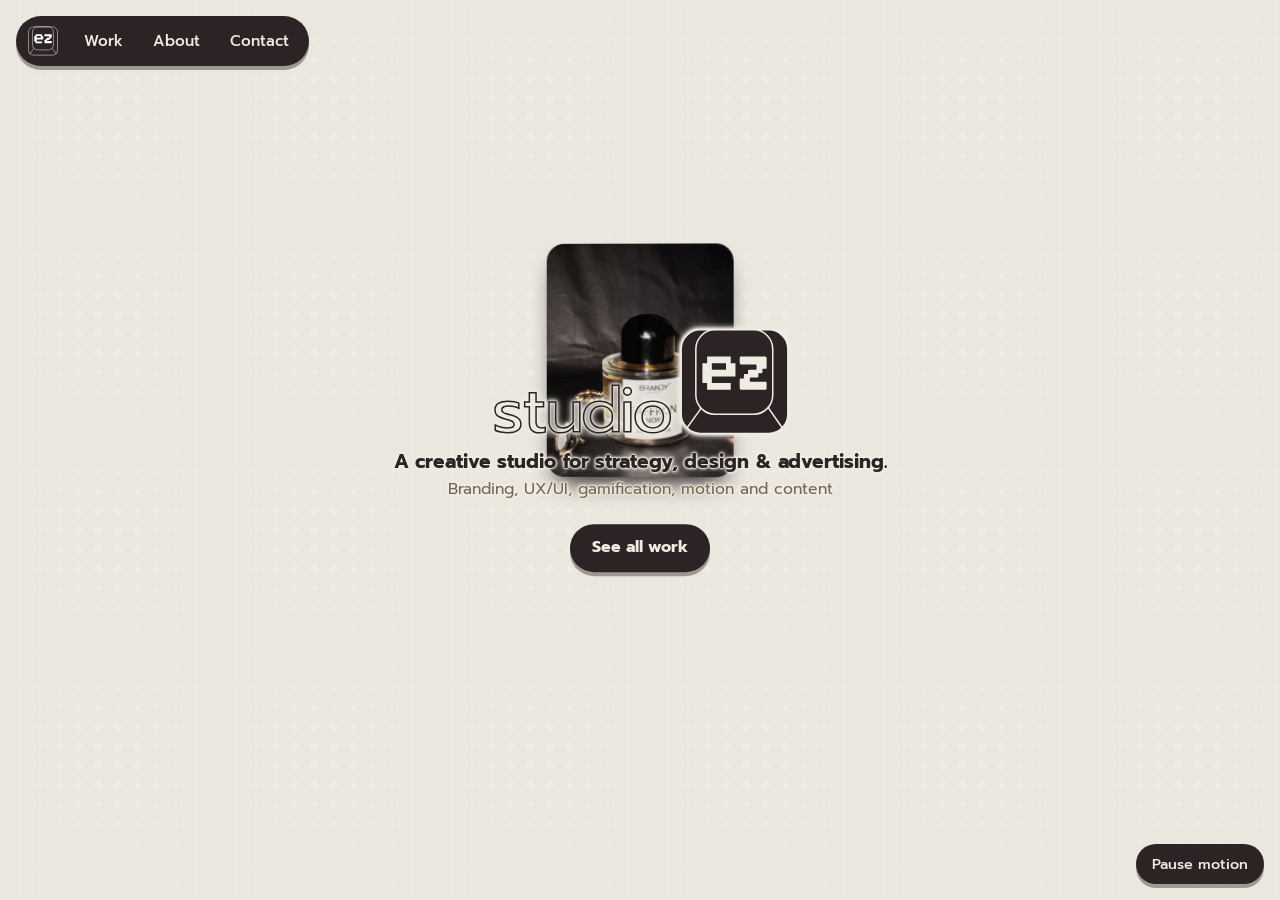
<file: public/index.html>
<!doctype html>
<html lang="en">
<head>
<meta charset="utf-8">
<meta name="viewport" content="width=device-width, initial-scale=1">
<title>studio ez | A creative studio for strategy, design &amp; advertising</title>
<meta name="description" content="studio ez is a Dhaka-based creative studio for strategy, design and advertising: brand identity, UX/UI, gamification, motion and video, and content production.">
<meta name="theme-color" content="#2C2324">
<meta property="og:type" content="website">
<meta property="og:title" content="studio ez | A creative studio for strategy, design &amp; advertising">
<meta property="og:description" content="Branding, UX/UI, gamification, motion and content.">
<meta property="og:image" content="https://studioez.org/images/og.jpg">
<meta name="twitter:card" content="summary_large_image">
<link rel="icon" type="image/svg+xml" href="favicon.svg">
<link rel="icon" type="image/png" href="favicon.png">
<link rel="apple-touch-icon" href="apple-touch-icon.png">
<link rel="preload" href="fonts/prompt-500.woff" as="font" type="font/woff" crossorigin>
<link rel="stylesheet" href="style.css">
<script>
/* Show the start page once per visit. Skipped when the visitor prefers reduced motion. */
try {
  if (!sessionStorage.getItem("ez-intro") && !matchMedia("(prefers-reduced-motion: reduce)").matches) {
    document.documentElement.classList.add("intro");
  }
} catch (e) {}
</script>
</head>
<body class="home">

<!-- START PAGE: only the logo. It pops up, the key presses itself down, the site opens from the key -->
<div class="intro-screen" id="intro" aria-hidden="true">
  <div class="intro-wrap">
    <img src="images/logo-word-white.svg" alt="">
    <div class="key-layer" id="key-layer"><img src="images/logo-key-white.svg" alt=""></div>
  </div>
</div>
<div class="intro-ring" id="intro-ring" aria-hidden="true"></div>

<div class="site" id="site">
  <a class="skip" href="#stage">Skip to content</a>

  <header class="nav">
    <nav aria-label="Main">
      <a class="home" href="index.html" aria-label="studio ez, home" aria-current="page"><img src="images/key-white.svg" alt="" width="30" height="30"></a>
      <a href="work.html">Work</a>
      <a href="about.html">About</a>
      <a href="contact.html">Contact</a>
    </nav>
  </header>

  <main class="stage" id="stage">
    <ul class="orbit" id="orbit" aria-label="Selected projects"></ul>
    <div class="centre">
      <h1 class="mark" aria-label="studio ez">
        <img class="mark-word" src="images/logo-word-ink.svg" alt="" width="593" height="212">
        <img class="mark-key" src="images/logo-key-reversed.svg" alt="" width="593" height="212">
      </h1>
      <p class="tagline">A creative studio for strategy, design &amp; advertising.</p>
      <p class="services-line">Branding, UX/UI, gamification, motion and content</p>
      <a class="btn btn-dark" href="work.html">See all work</a>
    </div>
  </main>

  <button class="pause" id="pause" type="button" aria-pressed="false">Pause motion</button>

  <noscript>
    <div class="noscript"><p>Turn on JavaScript to see the moving project tiles, or <a href="work.html"><strong>see all work</strong></a>.</p></div>
  </noscript>
</div>

<script src="projects.js"></script>
<script src="orbit.js"></script>
<script src="intro.js"></script>
</body>
</html>
</file>
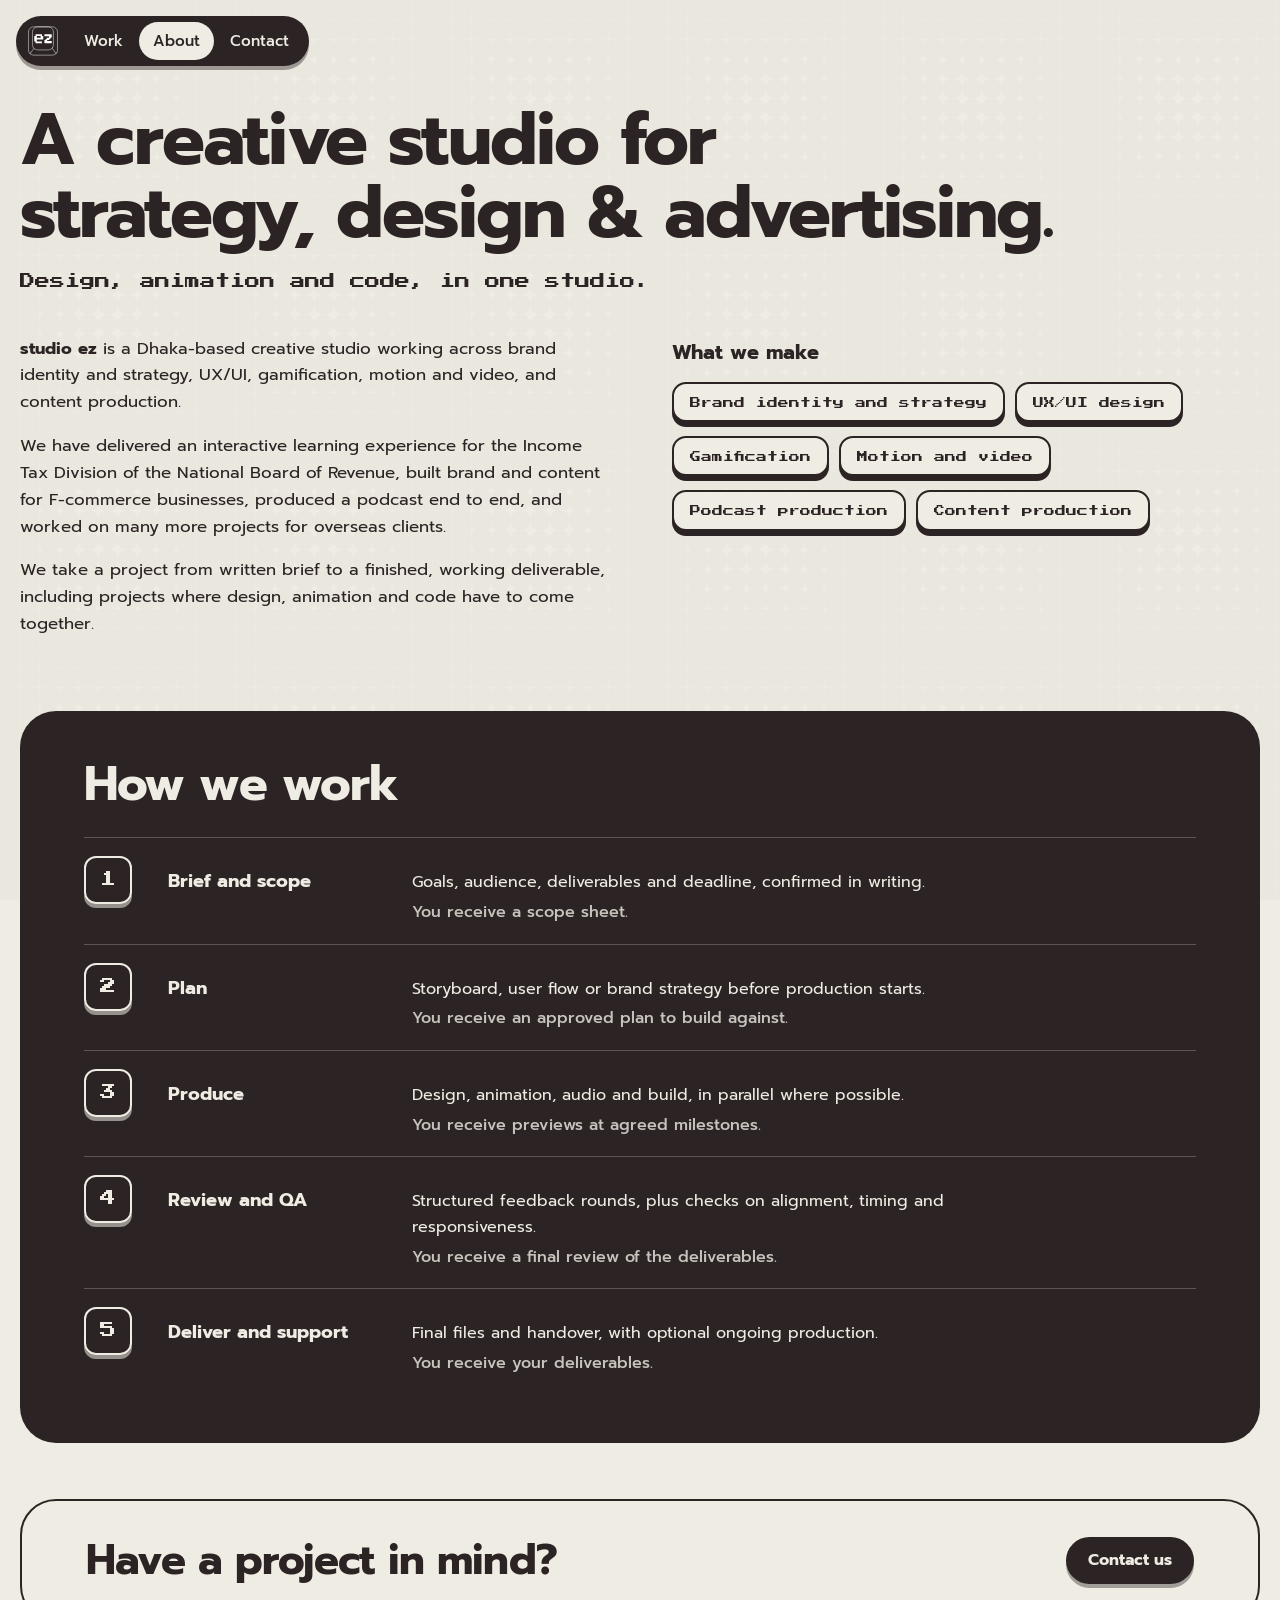
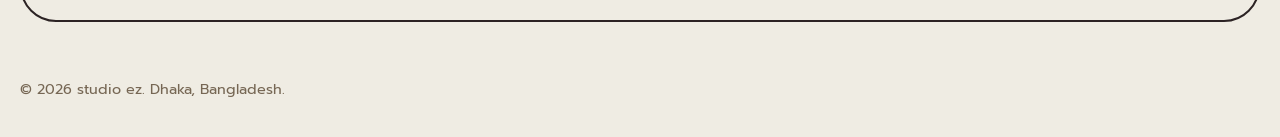
<file: public/about.html>
<!doctype html>
<html lang="en">
<head>
<meta charset="utf-8">
<meta name="viewport" content="width=device-width, initial-scale=1">
<title>About | studio ez</title>
<meta name="description" content="studio ez is a creative studio for strategy, design and advertising. We take a project from written brief to finished, working deliverable. Based in Mohammadpur, Dhaka.">
<meta name="theme-color" content="#EFECE3">
<meta property="og:type" content="website">
<meta property="og:title" content="About | studio ez">
<meta property="og:description" content="A creative studio for strategy, design and advertising, in Dhaka.">
<meta property="og:image" content="https://studioez.org/images/og.jpg">
<meta name="twitter:card" content="summary_large_image">
<link rel="icon" type="image/svg+xml" href="favicon.svg">
<link rel="icon" type="image/png" href="favicon.png">
<link rel="apple-touch-icon" href="apple-touch-icon.png">
<link rel="preload" href="fonts/prompt-500.woff" as="font" type="font/woff" crossorigin>
<link rel="stylesheet" href="style.css">
</head>
<body class="about">
<a class="skip" href="#main">Skip to content</a>

<header class="nav">
  <nav aria-label="Main">
    <a class="home" href="index.html" aria-label="studio ez, home"><img src="images/key-white.svg" alt="" width="30" height="30"></a>
    <a href="work.html">Work</a>
    <a href="about.html" aria-current="page">About</a>
    <a href="contact.html">Contact</a>
  </nav>
</header>

<main id="main" class="wrap">
  <section class="about-head rise">
    <h1>A creative studio for<br class="br-wide"> strategy, design &amp; advertising.</h1>
    <p class="lede">Design, animation and code, in one studio.</p>
  </section>

  <section class="about-body rise" style="--d:.08s" aria-label="Who we are">
    <div>
      <p><strong>studio ez</strong> is a Dhaka-based creative studio working across brand identity and strategy, UX/UI, gamification, motion and video, and content production.</p>
      <p>We have delivered an interactive learning experience for the Income Tax Division of the National Board of Revenue, built brand and content for F-commerce businesses, produced a podcast end to end, and worked on many more projects for overseas clients.</p>
      <p>We take a project from written brief to a finished, working deliverable, including projects where design, animation and code have to come together.</p>
    </div>
    <div>
      <h2 style="margin:0 0 14px;font-size:1.25rem;">What we make</h2>
      <ul class="services">
        <li>Brand identity and strategy</li>
        <li>UX/UI design</li>
        <li>Gamification</li>
        <li>Motion and video</li>
        <li>Podcast production</li>
        <li>Content production</li>
      </ul>
    </div>
  </section>

  <section class="band" aria-labelledby="how">
    <h2 id="how">How we work</h2>
    <ol class="steps">
      <li><b>Brief and scope</b><span>Goals, audience, deliverables and deadline, confirmed in writing.<em>You receive a scope sheet.</em></span></li>
      <li><b>Plan</b><span>Storyboard, user flow or brand strategy before production starts.<em>You receive an approved plan to build against.</em></span></li>
      <li><b>Produce</b><span>Design, animation, audio and build, in parallel where possible.<em>You receive previews at agreed milestones.</em></span></li>
      <li><b>Review and QA</b><span>Structured feedback rounds, plus checks on alignment, timing and responsiveness.<em>You receive a final review of the deliverables.</em></span></li>
      <li><b>Deliver and support</b><span>Final files and handover, with optional ongoing production.<em>You receive your deliverables.</em></span></li>
    </ol>
  </section>

  <section class="cta-band rise" aria-labelledby="cta-h">
    <h2 id="cta-h">Have a project in mind?</h2>
    <a class="btn btn-dark" href="contact.html">Contact us</a>
  </section>

  <footer class="foot">&copy; 2026 studio ez. Dhaka, Bangladesh.</footer>
</main>
</body>
</html>
</file>
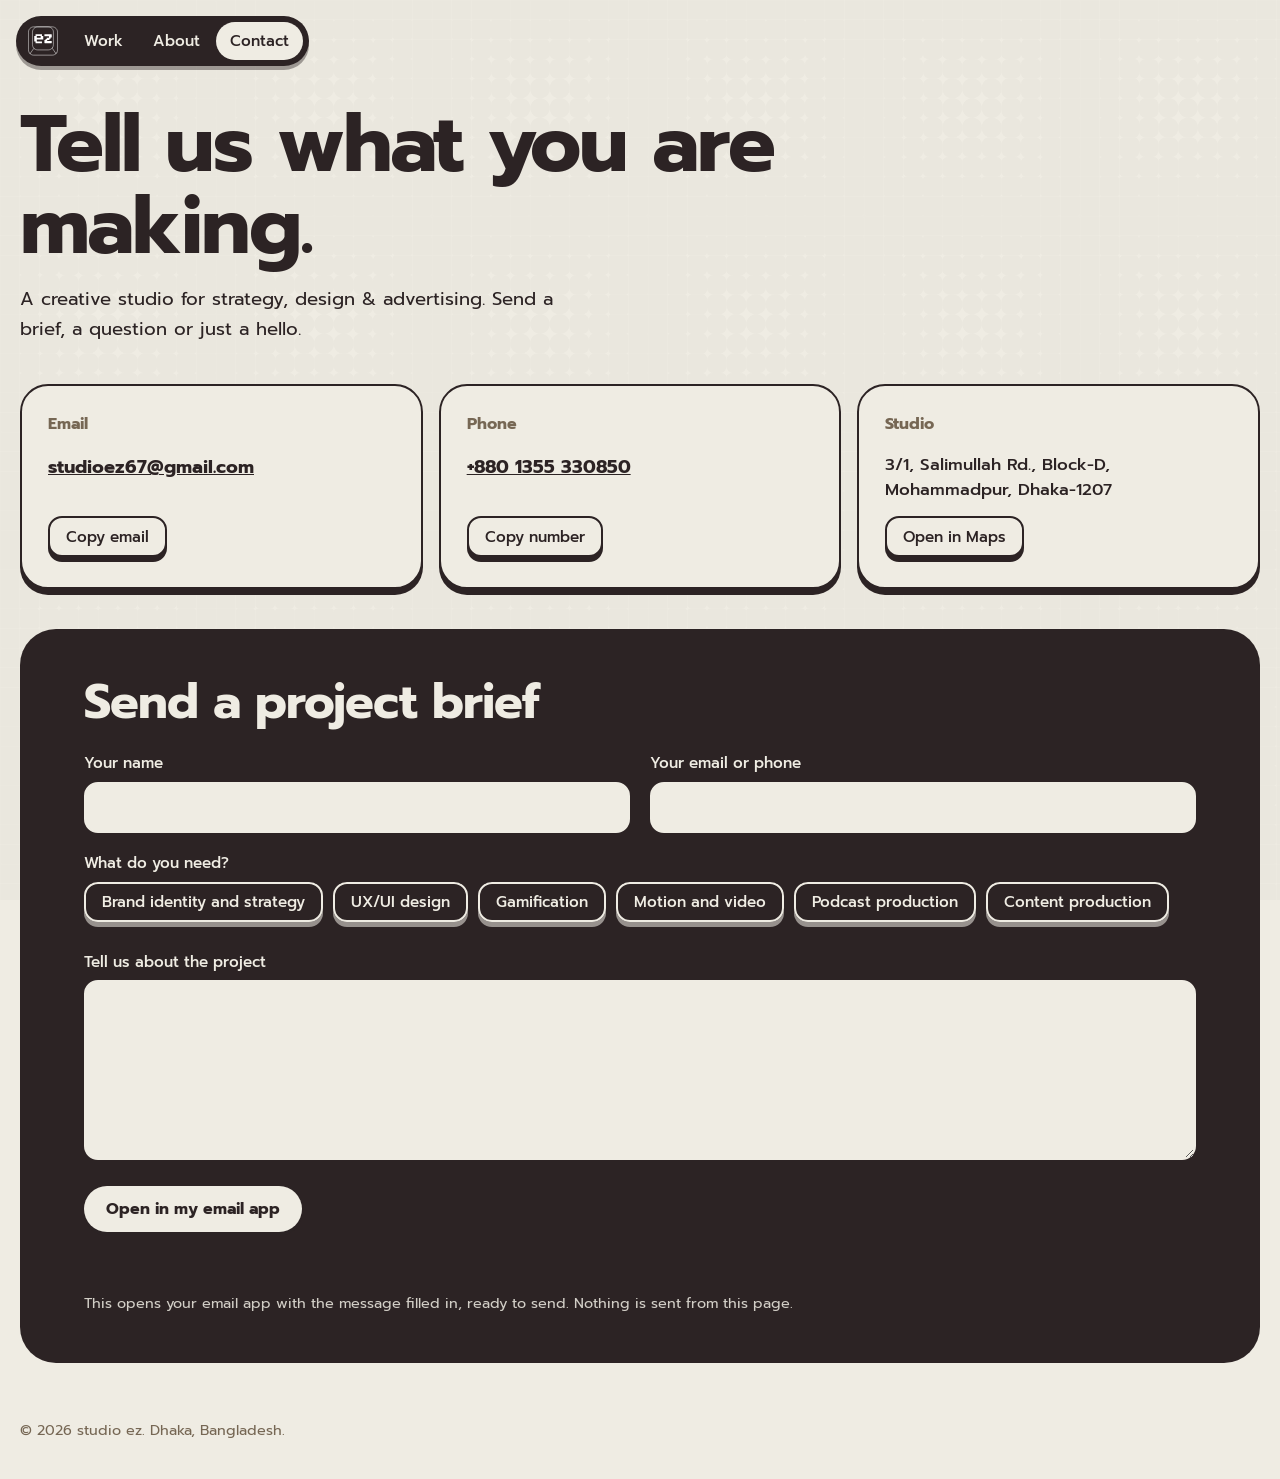
<file: public/contact.html>
<!doctype html>
<html lang="en">
<head>
<meta charset="utf-8">
<meta name="viewport" content="width=device-width, initial-scale=1">
<title>Contact | studio ez</title>
<meta name="description" content="Contact studio ez, a creative studio for strategy, design and advertising in Mohammadpur, Dhaka. Email studioez67@gmail.com or call +880 1355 330850.">
<meta name="theme-color" content="#EFECE3">
<meta property="og:type" content="website">
<meta property="og:title" content="Contact | studio ez">
<meta property="og:description" content="Tell us what you are making. studio ez, Mohammadpur, Dhaka.">
<meta property="og:image" content="https://studioez.org/images/og.jpg">
<meta name="twitter:card" content="summary_large_image">
<link rel="icon" type="image/svg+xml" href="favicon.svg">
<link rel="icon" type="image/png" href="favicon.png">
<link rel="apple-touch-icon" href="apple-touch-icon.png">
<link rel="preload" href="fonts/prompt-500.woff" as="font" type="font/woff" crossorigin>
<link rel="stylesheet" href="style.css">
</head>
<body>
<a class="skip" href="#main">Skip to content</a>

<header class="nav">
  <nav aria-label="Main">
    <a class="home" href="index.html" aria-label="studio ez, home"><img src="images/key-white.svg" alt="" width="30" height="30"></a>
    <a href="work.html">Work</a>
    <a href="about.html">About</a>
    <a href="contact.html" aria-current="page">Contact</a>
  </nav>
</header>

<main id="main" class="wrap">
  <section class="about-head rise">
    <h1>Tell us what you are making.</h1>
    <p class="lede">A creative studio for strategy, design &amp; advertising. Send a brief, a question or just a hello.</p>
  </section>

  <section class="contact-grid rise" style="--d:.08s" aria-label="Contact details">
    <article class="ccard">
      <h2>Email</h2>
      <a class="line" href="mailto:studioez67@gmail.com?subject=Project%20enquiry">studioez67@gmail.com</a>
      <button class="keybtn" type="button" data-copy="studioez67@gmail.com" data-label="Copy email">Copy email</button>
    </article>
    <article class="ccard">
      <h2>Phone</h2>
      <a class="line" href="tel:+8801355330850">+880 1355 330850</a>
      <button class="keybtn" type="button" data-copy="+880 1355 330850" data-label="Copy number">Copy number</button>
    </article>
    <article class="ccard">
      <h2>Studio</h2>
      <address>3/1, Salimullah Rd., Block-D, Mohammadpur, Dhaka-1207</address>
      <a class="keybtn" href="https://www.google.com/maps/search/?api=1&amp;query=3%2F1%20Salimullah%20Rd%2C%20Block-D%2C%20Mohammadpur%2C%20Dhaka%201207" target="_blank" rel="noopener">Open in Maps</a>
    </article>
  </section>

  <section class="enquiry rise" style="--d:.16s" aria-labelledby="enq-h">
    <h2 id="enq-h">Send a project brief</h2>
    <form id="enquiry" novalidate>
      <div class="row2">
        <p><label for="f-name">Your name</label><input id="f-name" name="name" autocomplete="name" required></p>
        <p><label for="f-from">Your email or phone</label><input id="f-from" name="from" autocomplete="email"></p>
      </div>
      <fieldset>
        <legend>What do you need?</legend>
        <div class="kcs">
          <label class="kc"><input type="checkbox" name="need" value="Brand identity and strategy"><span>Brand identity and strategy</span></label>
          <label class="kc"><input type="checkbox" name="need" value="UX/UI design"><span>UX/UI design</span></label>
          <label class="kc"><input type="checkbox" name="need" value="Gamification"><span>Gamification</span></label>
          <label class="kc"><input type="checkbox" name="need" value="Motion and video"><span>Motion and video</span></label>
          <label class="kc"><input type="checkbox" name="need" value="Podcast production"><span>Podcast production</span></label>
          <label class="kc"><input type="checkbox" name="need" value="Content production"><span>Content production</span></label>
        </div>
      </fieldset>
      <p><label for="f-msg">Tell us about the project</label><textarea id="f-msg" name="msg" rows="6" required></textarea></p>
      <p class="actions"><button class="btn btn-dark" type="submit">Open in my email app</button></p>
      <p class="status" id="f-status" role="status" aria-live="polite"></p>
      <p class="note">This opens your email app with the message filled in, ready to send. Nothing is sent from this page.</p>
    </form>
  </section>

  <footer class="foot">&copy; 2026 studio ez. Dhaka, Bangladesh.</footer>
</main>

<script src="contact.js"></script>
</body>
</html>
</file>
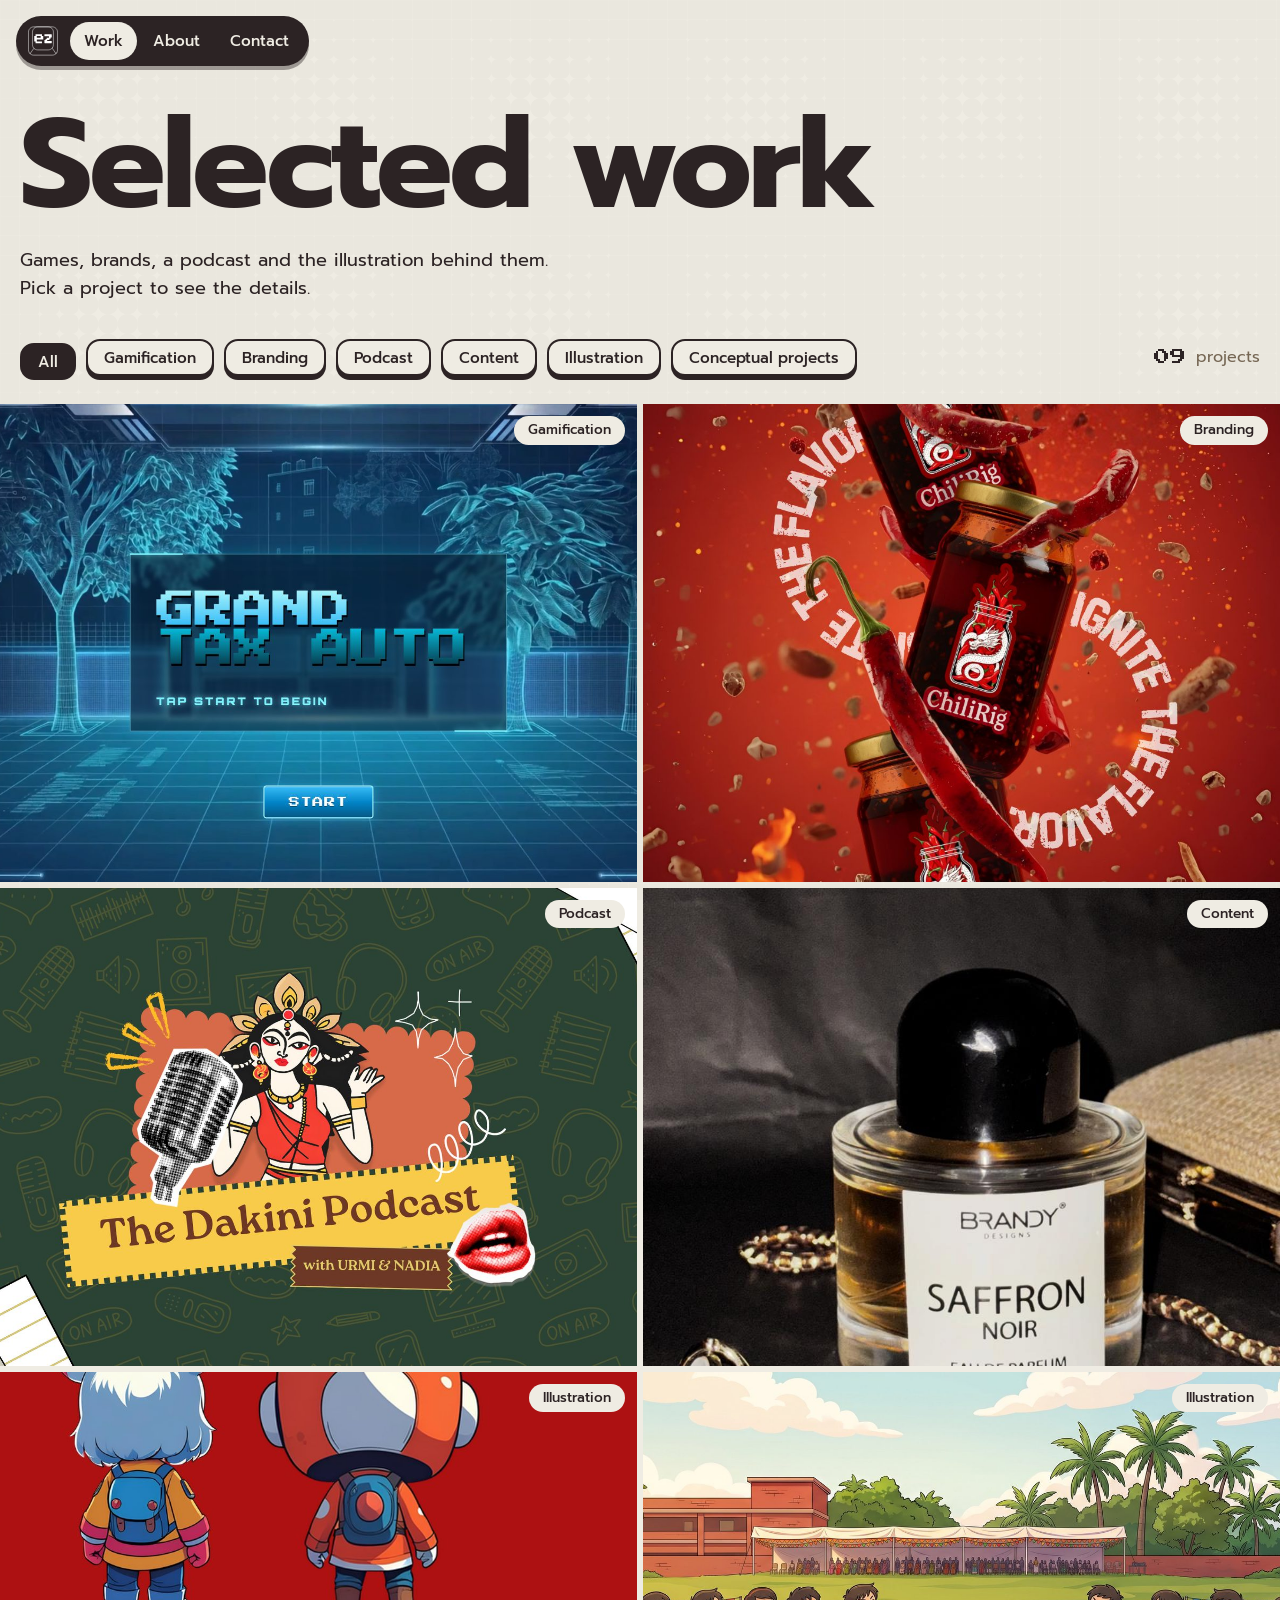
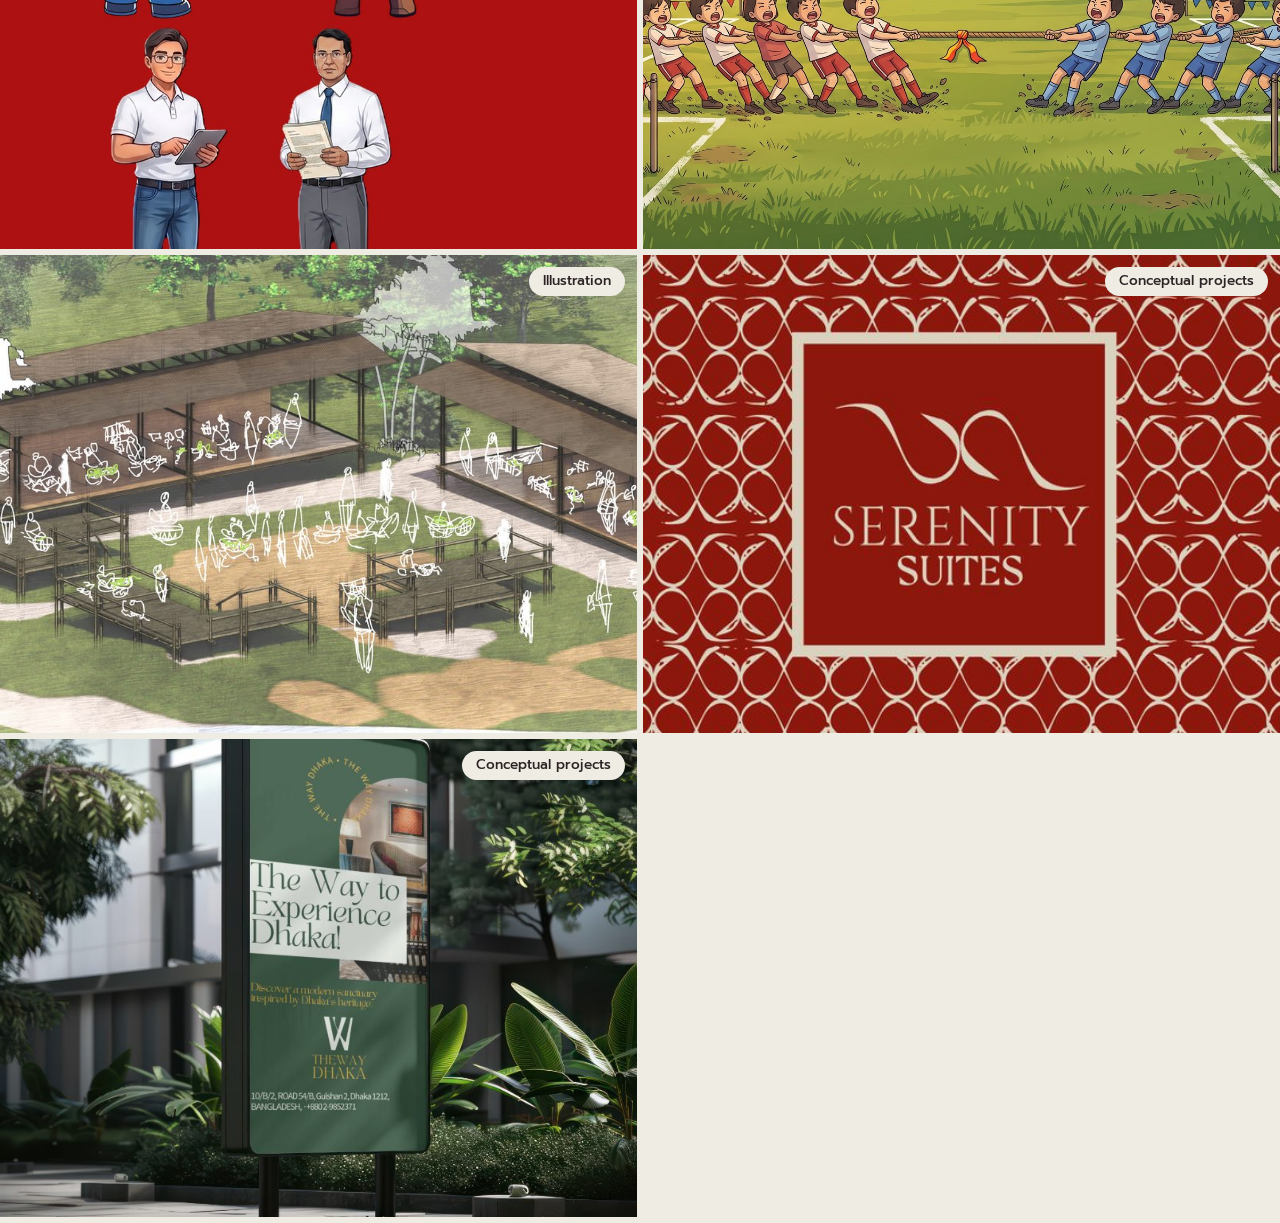
<file: public/work.html>
<!doctype html>
<html lang="en">
<head>
<meta charset="utf-8">
<meta name="viewport" content="width=device-width, initial-scale=1">
<title>Work | studio ez</title>
<meta name="description" content="Selected work by studio ez: gamification, branding, podcast production, content and illustration.">
<meta name="theme-color" content="#EFECE3">
<meta property="og:type" content="website">
<meta property="og:title" content="Work | studio ez">
<meta property="og:description" content="Gamification, branding, podcast production, content and illustration from a Dhaka creative studio.">
<meta property="og:image" content="https://studioez.org/images/og.jpg">
<meta name="twitter:card" content="summary_large_image">
<link rel="icon" type="image/svg+xml" href="favicon.svg">
<link rel="icon" type="image/png" href="favicon.png">
<link rel="apple-touch-icon" href="apple-touch-icon.png">
<link rel="preload" href="fonts/prompt-500.woff" as="font" type="font/woff" crossorigin>
<link rel="stylesheet" href="style.css">
</head>
<body>
<a class="skip" href="#main">Skip to content</a>

<header class="nav">
  <nav aria-label="Main">
    <a class="home" href="index.html" aria-label="studio ez, home"><img src="images/key-white.svg" alt="" width="30" height="30"></a>
    <a href="work.html" aria-current="page">Work</a>
    <a href="about.html">About</a>
    <a href="contact.html">Contact</a>
  </nav>
</header>

<main id="main">
<div class="wrap">
  <section class="work-head rise">
    <h1>Selected work</h1>
    <p>Games, brands, a podcast and the illustration behind them. Pick a project to see the details.</p>
  </section>

  <div class="filters rise" style="--d:.08s" id="filters" role="group" aria-label="Filter projects by type"></div>
</div>
<ul class="grid" id="grid"></ul>
<noscript><p class="wrap">Turn on JavaScript to browse the projects.</p></noscript>
</main>

<dialog class="project" id="project" aria-labelledby="p-title">
  <button class="p-close" id="p-close" type="button" aria-label="Close project">&times;</button>
  <div class="p-inner">
    <div class="p-text" id="p-text"></div>
    <div class="p-gallery" id="p-gallery"></div>
  </div>
</dialog>

<script src="projects.js"></script>
<script src="work.js"></script>
</body>
</html>
</file>
<file: public/style.css>
/* fonts: Prompt (400, 500, 700) and Press Start 2P, bundled with the site (SIL Open Font License, see fonts/) */
@font-face { font-family: "Prompt"; font-weight: 400; font-style: normal; font-display: swap; src: url("fonts/prompt-400.woff") format("woff"); }
@font-face { font-family: "Prompt"; font-weight: 500; font-style: normal; font-display: swap; src: url("fonts/prompt-500.woff") format("woff"); }
@font-face { font-family: "Prompt"; font-weight: 700; font-style: normal; font-display: swap; src: url("fonts/prompt-700.woff") format("woff"); }
@font-face { font-family: "Press Start 2P"; font-weight: 400; font-style: normal; font-display: swap; src: url("fonts/pressstart2p.woff") format("woff"); }

/* studio ez — shared styles
   Primary colours: ink #2C2324 and cream #EFECE3.
   Orange #EB5E28 is a highlight only: it appears when something is
   hovered, focused, pressed or selected. Never use it for body text.
   Safe text pairs: ink on cream, cream on ink, ink on orange (hover),
   taupe on cream. Never: orange text on cream, taupe on ink. */

:root {
  --ink: #2C2324;
  --cream: #EFECE3;
  --orange: #EB5E28;
  --taupe: #766754;
  --white: #fff;
  --edge: rgba(44, 35, 36, .4);
  --pixel: "Press Start 2P", ui-monospace, monospace;
  --tex: url("images/texture.png");
}

* { box-sizing: border-box; }
html { -webkit-text-size-adjust: 100%; scroll-behavior: smooth; }
body {
  margin: 0;
  font-family: "Prompt", system-ui, -apple-system, "Segoe UI", "Noto Sans Bengali", sans-serif;
  font-weight: 400;
  line-height: 1.6;
  color: var(--ink);
  background: var(--cream);
}
::selection { background: var(--orange); color: var(--ink); }
/* the supplied texture sits behind every page: 2% opacity, tiled at 0.3x */
body::before { content: ""; position: fixed; inset: 0; z-index: -1; background: var(--tex) 0 0 / 216px 216px repeat; opacity: .02; pointer-events: none; }
img { max-width: 100%; }
a { color: inherit; }
:focus-visible { outline: 3px solid var(--ink); outline-offset: 3px; }
.on-dark :focus-visible { outline-color: var(--cream); }

.skip {
  position: absolute; left: 16px; top: -60px; z-index: 999;
  background: var(--ink); color: var(--cream); padding: 10px 16px; border-radius: 999px;
}
.skip:focus { top: 16px; }

/* ---------- top-left pill nav ---------- */
.nav { position: fixed; top: 16px; left: 16px; z-index: 500; }
.nav nav {
  display: flex; align-items: center; gap: 2px;
  background: var(--ink); border-radius: 999px; padding: 6px;
  box-shadow: 0 4px 0 var(--edge);
}
.nav a { text-decoration: none; color: var(--cream); font-weight: 500; font-size: .95rem; padding: 7px 14px; border-radius: 999px; transition: background .12s; }
.nav a:hover { background: var(--orange); color: var(--ink); }
.nav a[aria-current="page"] { background: var(--cream); color: var(--ink); }
.nav a[aria-current="page"]:hover { background: var(--orange); }
.nav .home { padding: 4px 10px 4px 6px; display: flex; }
.nav .home img { width: 30px; height: 30px; display: block; }
.nav a.home[aria-current] { background: transparent; }
.nav a.home[aria-current]:hover, .nav a.home:hover { background: var(--orange); }
.nav :focus-visible { outline-color: var(--orange); outline-offset: 2px; }

/* ---------- buttons ---------- */
.btn {
  display: inline-block; text-decoration: none; font-weight: 700; font-size: 1rem;
  padding: 11px 22px; border-radius: 999px; background: var(--cream); color: var(--ink);
  box-shadow: 0 4px 0 var(--edge); transition: transform .12s, box-shadow .12s, background .12s;
  border: 0; cursor: pointer; font-family: inherit;
}
.btn:hover, .btn:focus-visible { background: var(--orange); color: var(--ink); transform: translateY(3px); box-shadow: 0 1px 0 var(--edge); }
.btn-dark { background: var(--ink); color: var(--cream); }

/* =====================================================
   LANDING PAGE (ivory background, ink buttons)
   ===================================================== */
body.home { background: var(--cream); overflow: hidden; height: 100vh; height: 100dvh; }
.site { position: fixed; inset: 0; z-index: 10; background: var(--cream); }
/* texture: the supplied pattern at 2% opacity, tiled at 0.3x its original 720px size (216px) */
.site::before { content: ""; position: absolute; inset: 0; background: var(--tex) 0 0 / 216px 216px repeat; opacity: .02; pointer-events: none; }
.stage { position: absolute; inset: 0; z-index: 1; --tw: clamp(104px, min(15vw, 21vh), 200px); cursor: grab; touch-action: none; user-select: none; -webkit-user-select: none; }
.stage.is-dragging, .stage.is-dragging * { cursor: grabbing !important; }
.orbit { list-style: none; margin: 0; padding: 0; }
.orbit li { position: absolute; left: 0; top: 0; width: var(--tw); will-change: transform; }

.key { display: block; text-decoration: none; border-radius: 18px; }
.cap {
  position: relative; display: block; border-radius: 18px; overflow: hidden;
  box-shadow: 0 14px 24px -12px rgba(44, 35, 36, .5);
  transition: transform .18s cubic-bezier(.3, 1.5, .5, 1), box-shadow .18s;
}
.cap img { display: block; width: 100%; height: auto; aspect-ratio: 4 / 5; object-fit: cover; background: var(--taupe); }
.tag {
  position: absolute; left: 0; right: 0; bottom: 0; padding: 32px 12px 10px; color: var(--white);
  background: linear-gradient(to bottom, rgba(44, 35, 36, 0), rgba(44, 35, 36, .92) 62%);
  opacity: 0; transition: opacity .15s;
}
.tag b { display: block; font-weight: 700; font-size: .85rem; line-height: 1.2; }
.tag i { display: block; font-style: normal; font-size: .75rem; margin-top: 2px; }
.key:hover .cap, .key:focus-visible .cap, .is-open .cap {
  transform: translateY(5px) scale(1.07);
  box-shadow: 0 5px 0 var(--orange), 0 12px 18px -10px rgba(44, 35, 36, .5);
}
.key:hover .tag, .key:focus-visible .tag, .is-open .tag { opacity: 1; }
.key:focus-visible { outline: 3px solid var(--ink); outline-offset: 5px; }
.key, .key img { -webkit-user-drag: none; }
.stage.is-dragging .key:hover .cap, .stage.is-dragging .key:focus-visible .cap {
  transform: none; box-shadow: 0 14px 24px -12px rgba(44, 35, 36, .5);
}
.stage.is-dragging .key:hover .tag, .stage.is-dragging .key:focus-visible .tag { opacity: 0; }

.centre {
  position: absolute; left: 50%; top: 50%; transform: translate(-50%, -50%); z-index: 200;
  width: min(94vw, 640px); text-align: center; color: var(--ink); pointer-events: none;
}
/* a tight ivory outline hugging the letters and logo (no wide glow), so the cards can pass close behind the text */
.centre .tagline, .centre .services-line {
  text-shadow: 0 0 2px var(--cream), 0 0 2px var(--cream), 0 0 3px var(--cream), 0 0 3px var(--cream), 0 0 5px var(--cream);
}
.centre .mark img {
  filter: drop-shadow(0 0 1.5px var(--cream)) drop-shadow(0 0 1.5px var(--cream)) drop-shadow(0 0 3px var(--cream));
}
.centre p { margin: 0; white-space: nowrap; line-height: 1.4; }
.centre .tagline { font-weight: 700; font-size: clamp(.72rem, 3vw, 1.2rem); letter-spacing: -.005em; }
.centre .services-line { margin-top: 6px; position: relative; top: -3px; font-weight: 400; font-size: clamp(.68rem, 2.5vw, .98rem); color: var(--taupe); }
.centre .btn { margin-top: 20px; pointer-events: auto; }

/* the logo: the key presses itself down every 2 seconds */
.mark { position: relative; display: block; width: min(300px, 62%); aspect-ratio: 592.56 / 212; margin: 0 auto 14px; }
.mark img { position: absolute; inset: 0; width: 100%; height: 100%; display: block; }
/* the outlined "studio" sits on the bottom edge of the keycap: its baseline is moved down by 35% of the logo height (measured from the SVGs) */
.mark-word { transform: translateY(35%); }
.mark-key { transform-origin: 81.5% 100%; }
html:not(.intro) .mark-key { animation: keypress 2s infinite; }
@keyframes keypress {
  0%, 72%  { transform: none; animation-timing-function: cubic-bezier(.5, 0, .9, .6); }
  80%      { transform: translateY(9%) scale(.94); animation-timing-function: ease-out; }
  84%      { transform: translateY(9%) scale(.94); animation-timing-function: cubic-bezier(.3, 1.7, .5, 1); }
  100%     { transform: none; }
}

.pause {
  position: fixed; right: 16px; bottom: 16px; z-index: 500;
  background: var(--ink); color: var(--cream); border: 0; border-radius: 999px;
  font: 500 .9rem "Prompt", sans-serif; padding: 9px 16px; cursor: pointer; box-shadow: 0 4px 0 var(--edge);
  transition: background .12s;
}
.pause:hover, .pause:focus-visible { background: var(--orange); color: var(--ink); }
.noscript { position: fixed; inset: 0; display: grid; place-items: center; text-align: center; padding: 24px; z-index: 600; background: var(--cream); color: var(--ink); }

@media (max-width: 640px) {
  .nav a { padding: 7px 11px; font-size: .9rem; }
}

/* ---------- start page: the keycap press ---------- */
.intro-screen, .intro-ring { display: none; }
html.intro .intro-screen {
  display: grid; position: fixed; inset: 0; z-index: 5; place-items: center;
  background: var(--ink); color: var(--cream);
}
html.intro body { overflow: hidden; }
.intro-wrap { position: relative; width: min(78vw, 640px); aspect-ratio: 592.56 / 212; animation: logo-pop .8s cubic-bezier(.2, 1.6, .4, 1) both; }
.intro-wrap img { position: absolute; inset: 0; width: 100%; height: 100%; display: block; }
.key-layer { position: absolute; inset: 0; transform-origin: 81.5% 100%; transition: transform .4s cubic-bezier(.3, 1.7, .5, 1); }
.key-layer.pressed { transform: translateY(9%) scale(.94); transition: transform .15s cubic-bezier(.5, 0, .9, .6); }
@keyframes logo-pop { from { opacity: 0; transform: scale(.55); } to { opacity: 1; transform: none; } }

/* the site is revealed through a circle that opens from the key */
@property --r { syntax: "<length>"; inherits: false; initial-value: 0px; }
html.intro .site { clip-path: circle(0px at var(--kx, 50%) var(--ky, 50%)); animation: failsafe 1ms 7s forwards; }
html.intro.reveal .site { clip-path: circle(var(--R, 150vmax) at var(--kx) var(--ky)); transition: clip-path 1.15s cubic-bezier(.7, 0, .2, 1); animation: none; }
html.intro .intro-ring { display: block; position: fixed; inset: 0; z-index: 20; pointer-events: none; opacity: 0;
  background: radial-gradient(circle at var(--kx, 50%) var(--ky, 50%), transparent calc(var(--r) - 6px), var(--orange) calc(var(--r) - 6px), var(--orange) var(--r), transparent calc(var(--r) + .5px)); }
html.intro.reveal .intro-ring { animation: ring-grow 1.15s cubic-bezier(.7, 0, .2, 1) forwards; }
@keyframes ring-grow { 0% { --r: 0px; opacity: 1; } 85% { opacity: 1; } 100% { --r: var(--R, 150vmax); opacity: 0; } }
@keyframes failsafe { to { clip-path: circle(150vmax at 50% 50%); } }

/* ---------- shared: keycap controls and page entrance ---------- */
.keybtn {
  display: inline-block; text-decoration: none; font: 500 .95rem "Prompt", sans-serif; color: var(--ink);
  background: var(--cream); border: 2px solid var(--ink); border-radius: 14px; padding: 7px 16px; cursor: pointer;
  box-shadow: 0 5px 0 var(--ink); transition: transform .12s, box-shadow .12s, background .12s;
}
.keybtn:hover, .keybtn:focus-visible { background: var(--orange); transform: translateY(3px); box-shadow: 0 2px 0 var(--ink); }
.keybtn:active { transform: translateY(5px); box-shadow: 0 0 0 var(--ink); }
.keybtn.done { background: var(--ink); color: var(--cream); }
.rise { animation: rise .6s cubic-bezier(.2, .7, .2, 1) both; animation-delay: var(--d, 0s); }
@keyframes rise { from { opacity: 0; transform: translateY(18px); } to { opacity: 1; transform: none; } }
.lede { margin: 18px 0 0; max-width: 48ch; font-size: 1.15rem; color: var(--ink); }

/* =====================================================
   WORK PAGE (cream background)
   ===================================================== */
.wrap { width: min(1240px, 100% - 32px); margin-inline: auto; }
.work-head { padding: 104px 0 28px; }
.work-head h1 { margin: 0; font-weight: 700; font-size: clamp(3rem, 10vw, 8.5rem); line-height: .95; letter-spacing: -.03em; }
.work-head p { margin: 20px 0 0; max-width: 46ch; font-size: 1.125rem; }

.filters { display: flex; flex-wrap: wrap; gap: 12px 10px; align-items: center; padding: 8px 0 28px; }
.chip {
  font: 500 .95rem "Prompt", sans-serif; color: var(--ink); background: var(--cream);
  border: 2px solid var(--ink); border-radius: 14px; padding: 5px 16px; cursor: pointer;
  box-shadow: 0 4px 0 var(--ink); transition: transform .12s, box-shadow .12s, background .12s;
}
.chip:hover { background: var(--orange); transform: translateY(2px); box-shadow: 0 2px 0 var(--ink); }
.chip[aria-pressed="true"] { background: var(--ink); color: var(--cream); transform: translateY(4px); box-shadow: 0 0 0 var(--ink); }
.chip[aria-pressed="true"]:hover { background: var(--orange); color: var(--ink); }
.count { margin: 0 0 0 auto; font-size: 1rem; color: var(--taupe); display: flex; align-items: center; gap: 10px; }
.count span { font-family: var(--pixel); font-size: 16px; color: var(--ink); }

/* two equal columns, edge to edge, 6px apart */
.grid { list-style: none; margin: 0; padding: 0 0 6px; display: grid; grid-template-columns: repeat(2, minmax(0, 1fr)); gap: 6px; }
.grid li[hidden] { display: none; }
.grid li { animation: rise .55s cubic-bezier(.2, .7, .2, 1) both; animation-delay: calc(var(--i, 0) * 70ms + .15s); }
.card { display: block; width: 100%; padding: 0; text-align: left; background: none; border: 0; cursor: pointer; font: inherit; color: inherit; }
.shot { position: relative; display: block; overflow: hidden; background: var(--taupe); aspect-ratio: 4 / 3; }
.shot img { display: block; width: 100%; height: 100%; object-fit: cover; transition: transform .5s cubic-bezier(.2, .7, .2, 1); }
.badge {
  position: absolute; top: 12px; right: 12px; z-index: 2; padding: 4px 14px; border-radius: 999px;
  background: var(--cream); color: var(--ink); font-weight: 500; font-size: .85rem; line-height: 1.5; transition: background .12s;
}
.over {
  position: absolute; inset: 0; display: flex; align-items: flex-end; padding: clamp(16px, 2.4vw, 32px);
  background: linear-gradient(to top, rgba(44, 35, 36, .88), rgba(44, 35, 36, 0) 55%); color: var(--cream);
  opacity: 0; transition: opacity .2s;
}
.over span { font-weight: 700; font-size: clamp(1.15rem, 2.4vw, 2rem); line-height: 1.15; letter-spacing: -.01em; }
.card:hover .over, .card:focus-visible .over { opacity: 1; }
.card:hover img, .card:focus-visible img { transform: scale(1.03); }
.card:hover .badge, .card:focus-visible .badge { background: var(--orange); }
.card:focus-visible { outline: none; }
.card:focus-visible .shot { outline: 3px solid var(--ink); outline-offset: -6px; }
@media (hover: none) { .over { opacity: 1; } }
@media (max-width: 640px) {
  .shot { aspect-ratio: 1 / 1; }
  .badge { top: 8px; right: 8px; padding: 2px 10px; font-size: .72rem; }
  .over span { font-size: .95rem; }
}

/* ---------- project window ---------- */
dialog.project {
  border: 0; padding: 0; width: min(1120px, 94vw); max-height: 92vh; border-radius: 28px;
  background: var(--cream); color: var(--ink); overflow: hidden;
}
dialog.project[open] { animation: pop .22s cubic-bezier(.3, 1.4, .5, 1); }
dialog.project::backdrop { background: rgba(44, 35, 36, .78); }
@keyframes pop { from { transform: translateY(14px) scale(.97); opacity: 0; } to { transform: none; opacity: 1; } }
.p-inner { display: grid; grid-template-columns: minmax(280px, 380px) 1fr; max-height: 92vh; overflow-y: auto; }
.p-text { padding: 40px 32px 32px 40px; position: sticky; top: 0; align-self: start; }
.p-text h2 { margin: 0 0 6px; font-size: clamp(1.8rem, 3.4vw, 2.6rem); line-height: 1.08; letter-spacing: -.02em; }
.p-type { margin: 0 0 22px; color: var(--taupe); font-weight: 500; }
.p-text h3 { margin: 22px 0 4px; font-size: 1rem; font-weight: 700; }
.p-text p { margin: 0; }
.p-text ul { margin: 6px 0 0; padding-left: 1.1rem; }
.p-text .btn { margin-top: 26px; }
.p-gallery { padding: 24px 24px 24px 0; display: grid; gap: 14px; align-content: start; }
.p-gallery img { display: block; width: 100%; height: auto; border-radius: 16px; background: var(--taupe); }
.p-close {
  position: absolute; top: 14px; right: 14px; z-index: 5; width: 44px; height: 44px; border-radius: 50%;
  border: 0; background: var(--ink); color: var(--cream); font-size: 1.4rem; line-height: 1; cursor: pointer; box-shadow: 0 3px 0 var(--edge);
  transition: background .12s;
}
.p-close:hover { background: var(--orange); color: var(--ink); }
@media (max-width: 760px) {
  .p-inner { grid-template-columns: 1fr; }
  .p-text { position: static; padding: 28px 22px 8px; }
  .p-gallery { padding: 16px 22px 24px; }
  .count { margin-left: 0; width: 100%; }
}

/* =====================================================
   ABOUT PAGE (cream background)
   ===================================================== */
.about-head { padding: 104px 0 40px; }
.about-head h1 { margin: 0; max-width: 18ch; font-weight: 700; font-size: clamp(2.2rem, 6.4vw, 5rem); line-height: 1.02; letter-spacing: -.025em; }
.about-body { display: grid; grid-template-columns: minmax(0, 1fr) minmax(0, 1fr); gap: 32px 64px; padding-bottom: 56px; }
.about-body p { margin: 0 0 1em; max-width: 60ch; font-size: 1.05rem; }
.services { list-style: none; margin: 0; padding: 0; display: flex; flex-wrap: wrap; gap: 8px; }
.services li {
  border: 2px solid var(--ink); border-radius: 14px; padding: 6px 16px; font-weight: 500; background: var(--cream);
  box-shadow: 0 5px 0 var(--ink); transition: transform .12s, box-shadow .12s, background .12s; cursor: default;
}
.services li:hover { background: var(--orange); transform: translateY(3px); box-shadow: 0 2px 0 var(--ink); }
.services { gap: 14px 10px; padding-bottom: 6px; }

/* ABOUT: second font (Press Start 2P) for the tagline and the "What we make" boxes */
.about .about-head h1 { max-width: none; font-size: clamp(2.2rem, 5.6vw, 5rem); }
.about .about-head .lede { max-width: none; font-family: var(--pixel); font-weight: 400; font-size: clamp(.6rem, 1.7vw, .95rem); line-height: 1.8; letter-spacing: 0; }
.about .services li { font-family: var(--pixel); font-weight: 400; font-size: .68rem; line-height: 1.5; padding: 11px 16px 9px; }
@media (max-width: 720px) {
  .about .about-head h1 { max-width: 18ch; }
  .about .about-head h1 .br-wide { display: none; }   /* on phones the title wraps by itself */
}
.band { background: var(--ink); color: var(--cream); border-radius: 36px; padding: 48px clamp(24px, 5vw, 64px); margin-bottom: 56px; }
.band h2 { margin: 0 0 28px; font-size: clamp(1.8rem, 4vw, 3rem); letter-spacing: -.02em; line-height: 1.05; }
.steps { list-style: none; margin: 0; padding: 0; display: grid; gap: 0; counter-reset: s; }
.steps li { display: grid; grid-template-columns: 60px minmax(0, 220px) minmax(0, 1fr); gap: 8px 24px; align-items: baseline; padding: 18px 0; border-top: 1px solid rgba(239, 236, 227, .25); counter-increment: s; }
.steps li::before {
  content: counter(s); font-family: var(--pixel); font-size: 16px; color: var(--cream); display: grid; place-items: center;
  width: 44px; height: 44px; border: 2px solid var(--cream); border-radius: 12px; box-shadow: 0 4px 0 rgba(239, 236, 227, .55);
  transition: transform .12s, box-shadow .12s, background .12s, color .12s;
}
.steps li:hover::before { background: var(--orange); color: var(--ink); border-color: var(--orange); transform: translateY(3px); box-shadow: 0 1px 0 rgba(239, 236, 227, .55); }
.steps b { font-size: 1.15rem; }
.steps span { max-width: 60ch; }
.steps em { display: block; font-style: normal; font-weight: 500; margin-top: 4px; color: var(--cream); opacity: .8; }
@media (max-width: 760px) {
  .about-body { grid-template-columns: 1fr; }
  .steps li { grid-template-columns: 56px 1fr; }
  .steps span { grid-column: 2; }
}
.cta-band { display: flex; flex-wrap: wrap; align-items: center; justify-content: space-between; gap: 20px; border: 2px solid var(--ink); border-radius: 36px; padding: 36px clamp(24px, 5vw, 64px); margin-bottom: 56px; background: var(--cream); }
.cta-band h2 { margin: 0; font-size: clamp(1.6rem, 3.6vw, 2.6rem); letter-spacing: -.02em; line-height: 1.05; }

/* =====================================================
   CONTACT PAGE
   ===================================================== */
.contact-grid { display: grid; grid-template-columns: repeat(3, minmax(0, 1fr)); gap: 16px; padding-bottom: 40px; }
.ccard { display: flex; flex-direction: column; align-items: flex-start; gap: 14px; background: var(--cream); border: 2px solid var(--ink); border-radius: 28px; padding: 26px 26px 30px; box-shadow: 0 6px 0 var(--ink); }
.ccard h2 { margin: 0; font-size: 1rem; font-weight: 700; color: var(--taupe); }
.ccard .line { font-weight: 700; font-size: 1.15rem; padding: 1px 6px; margin-left: -6px; border-radius: 8px; overflow-wrap: anywhere; transition: background .12s; }
.ccard .line:hover, .ccard .line:focus-visible { background: var(--orange); }
.ccard address { font-style: normal; font-size: 1.05rem; font-weight: 500; line-height: 1.5; }
.ccard .keybtn { margin-top: auto; }
.enquiry { background: var(--ink); color: var(--cream); border-radius: 36px; padding: 48px clamp(24px, 5vw, 64px); margin-bottom: 56px; }
.enquiry h2 { margin: 0 0 24px; font-size: clamp(1.8rem, 4vw, 3rem); letter-spacing: -.02em; line-height: 1.05; }
.enquiry :focus-visible { outline-color: var(--cream); }
.enquiry form p { margin: 0 0 18px; }
.row2 { display: grid; grid-template-columns: repeat(2, minmax(0, 1fr)); gap: 0 20px; }
.enquiry label, .enquiry legend { display: block; margin-bottom: 6px; font-weight: 500; font-size: .95rem; padding: 0; }
.enquiry input[type="text"], .enquiry input:not([type]), .enquiry input[type="email"], .enquiry textarea {
  width: 100%; font: inherit; color: var(--ink); background: var(--cream); border: 2px solid var(--cream); border-radius: 14px; padding: 11px 14px;
}
.enquiry textarea { resize: vertical; min-height: 140px; }
.enquiry input:focus-visible, .enquiry textarea:focus-visible { outline: 3px solid var(--orange); outline-offset: 2px; }
.enquiry fieldset { border: 0; padding: 0; margin: 0 0 22px; }
.kcs { display: flex; flex-wrap: wrap; gap: 14px 10px; padding-bottom: 6px; }
.kc { position: relative; margin: 0 !important; cursor: pointer; }
.kc input { position: absolute; opacity: 0; inset: 0; width: 100%; height: 100%; margin: 0; cursor: pointer; }
.kc span {
  display: block; font-weight: 500; font-size: .95rem; padding: 6px 16px; border-radius: 14px; border: 2px solid var(--cream);
  color: var(--cream); background: transparent; box-shadow: 0 5px 0 rgba(239, 236, 227, .55); transition: transform .12s, box-shadow .12s, background .12s, color .12s;
}
.kc:hover span { background: var(--orange); color: var(--ink); border-color: var(--orange); transform: translateY(3px); box-shadow: 0 2px 0 rgba(239, 236, 227, .55); }
.kc input:checked + span { background: var(--cream); color: var(--ink); transform: translateY(5px); box-shadow: 0 0 0 transparent; }
.kc input:checked:hover + span { background: var(--orange); border-color: var(--orange); }
.kc input:focus-visible + span { outline: 3px solid var(--orange); outline-offset: 3px; }
.enquiry .btn { background: var(--cream); color: var(--ink); }
.enquiry .btn:hover, .enquiry .btn:focus-visible { background: var(--orange); }
.enquiry .status { min-height: 1.5em; font-weight: 500; }
.enquiry .note { font-size: .9rem; opacity: .85; margin: 0; }
@media (max-width: 860px) { .contact-grid { grid-template-columns: 1fr; } .row2 { grid-template-columns: 1fr; } }

footer.foot { padding: 0 0 36px; color: var(--taupe); font-size: .9rem; }

@media (prefers-reduced-motion: reduce) {
  html { scroll-behavior: auto; }
  html:not(.intro) .mark-key { animation: none; }
  *, *::before, *::after { transition-duration: .01ms !important; animation-duration: .01ms !important; }
}
</file>
